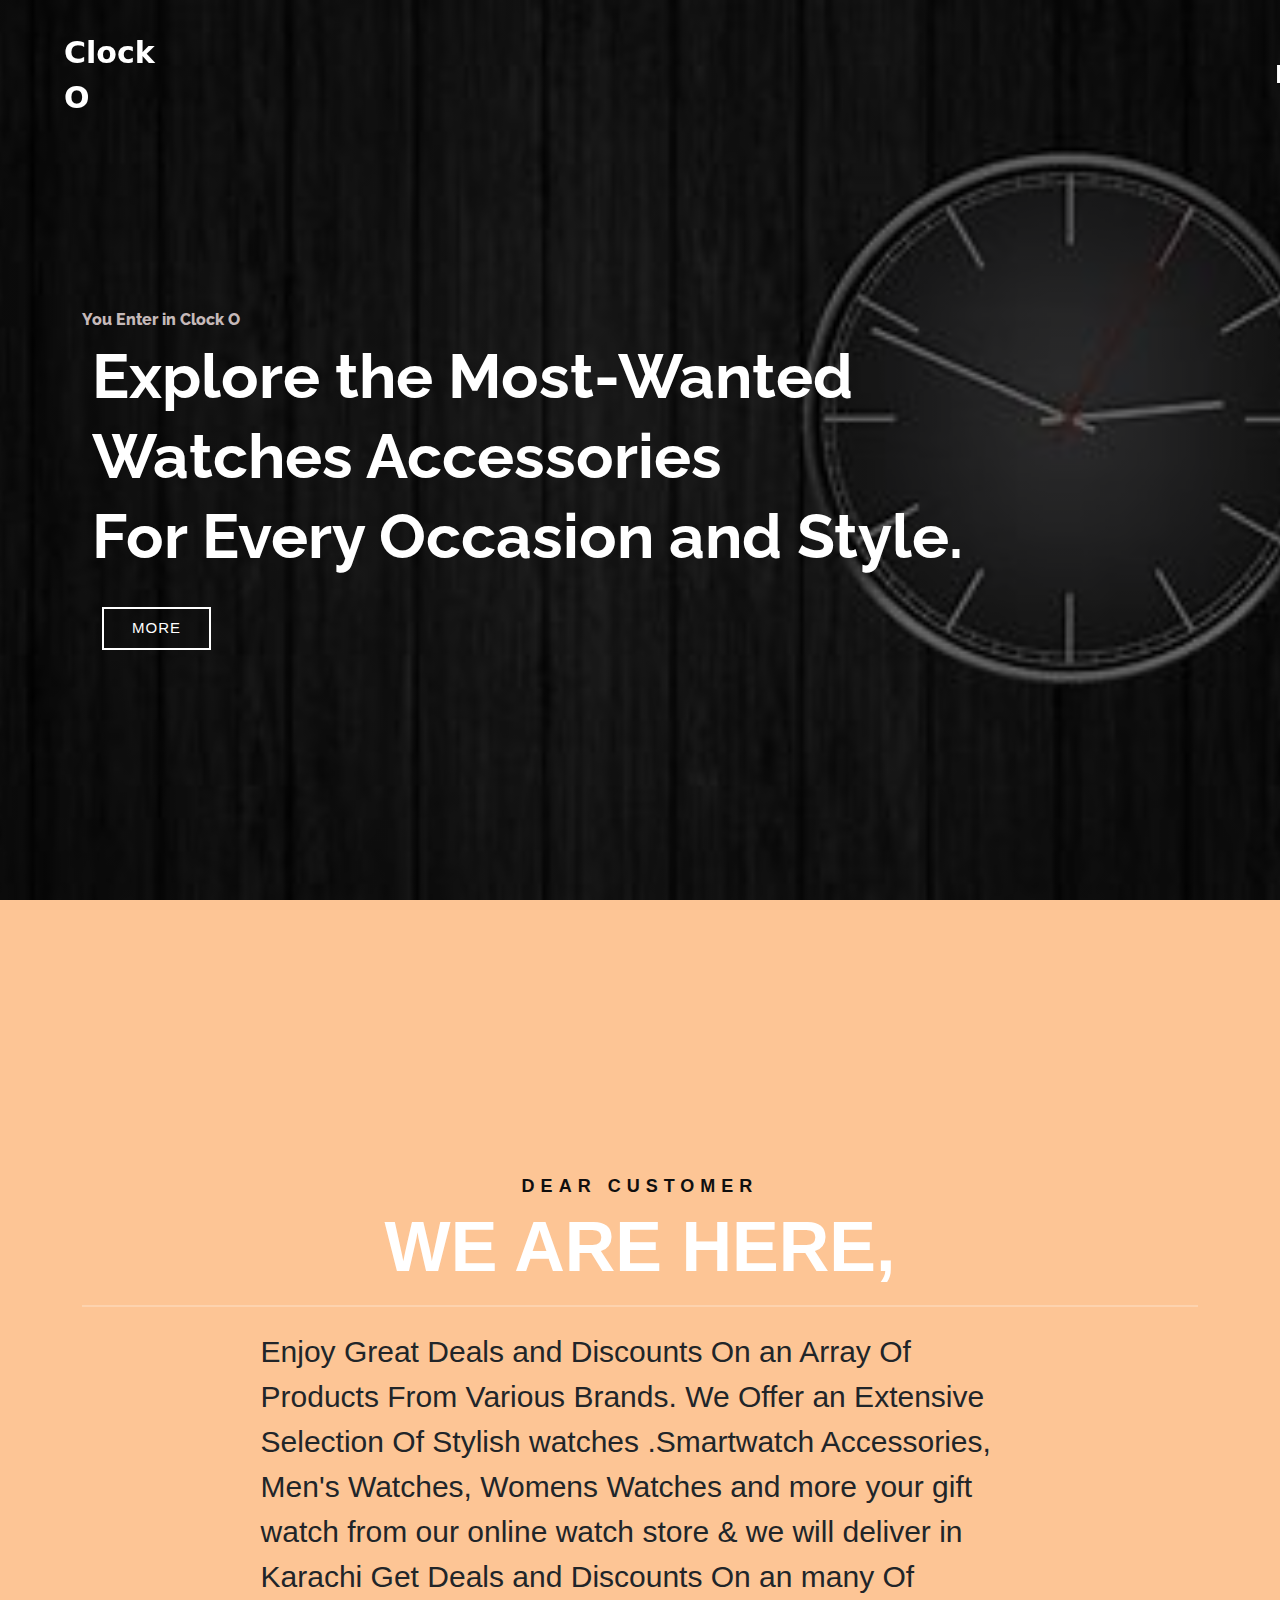
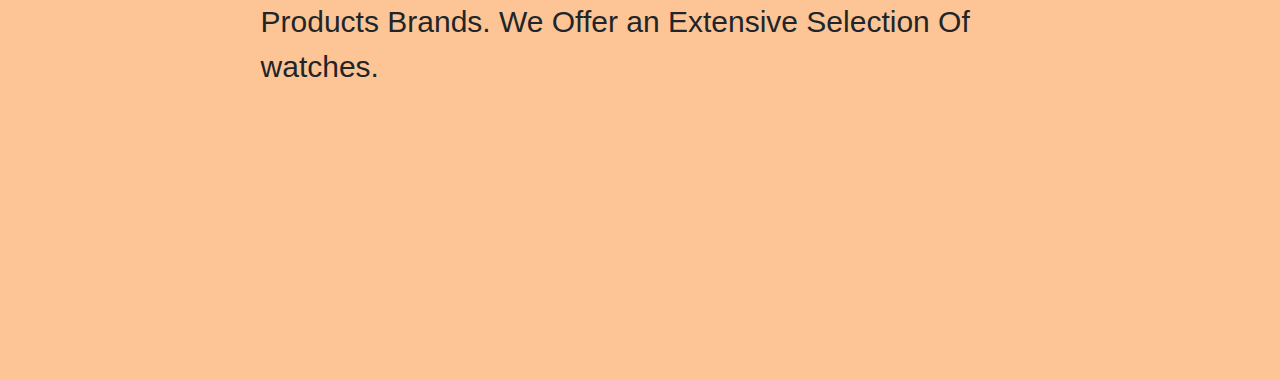
<file: public/index.html>
<!DOCTYPE html>
<html lang="en">

<head>
    <meta charset="UTF-8">
    <meta name="viewport" content="width=device-width, initial-scale=1.0">
    <title>Document</title>
    <link rel="stylesheet" href="style.css">
    <link rel="stylesheet" href="https://cdn.jsdelivr.net/npm/bootstrap@5.3.2/dist/css/bootstrap.min.css">
    <link rel="stylesheet" href="https://cdnjs.cloudflare.com/ajax/libs/font-awesome/4.7.0/css/font-awesome.min.css">
    <link rel="preconnect" href="https://fonts.googleapis.com">
    <link rel="preconnect" href="https://fonts.gstatic.com" crossorigin>
    <link href='https://unpkg.com/boxicons@2.1.4/css/boxicons.min.css' rel='stylesheet'>
    <link href="https://fonts.googleapis.com/css2?family=Raleway:wght@300;400;500;600;700;800;900&display=swap"
        rel="stylesheet">

</head>

<body>
    <header class="header">
        <a href="#" class="logo">Clock O</a>
        <div class="socialmedia">
            <a href="../public/products.html">Products</a>
            
        </div>
        
        <div class="socialmedia1">
            <a href="../public/About us.html">About</a>
            
        </div>







    </header>
    <!--Bannner setion areeb-->
    <section id="hero" class="d-flex align-items-center">
        <div class="container">
            <h6>You Enter in Clock O </h6>
            <h1>Explore the Most-Wanted<br> Watches Accessories<br> For Every Occasion and Style.</h1>
            <a href="#" class="ab">More</a>
        </div>
    </section>





    <!--Bannner setion areeb-->
    <section id="hero1" class="d-flex align-items-center">
        <div class="container">
            <h6>DEAR CUSTOMER </h6>
            <h1>WE ARE HERE,</h1>
            <hr class="border border-white border-1 opacity-80 ">
            <div class="col-full">
                <P>Enjoy Great Deals and Discounts On an Array Of Products From 
                    Various Brands. We Offer an Extensive Selection Of Stylish 
                    watches .Smartwatch Accessories, Men's Watches, Womens Watches and
                     more your gift watch from our online watch store & we will deliver in Karachi
                     Get Deals and Discounts On an many Of Products Brands. We Offer an Extensive Selection Of watches.</P>
            </div>
        </div>
    </section>













    <!-- <section id="hero2" class="d-flex align-items-center">
        <div class="container">
            <h6>WHAT WE DO </h6>
            <h1>We,ve got everything you need to launch and grow your business</h1>


            <h3>BrandIdentity Illustration</h3>


            <div class="d-flex justify-content-center px-2">

                <p class="bg-white text-secondary-emphasis p-2">Nemo cupiditate ab quibusdam quaerat impedit magni.
                    Earum suscipit ipsum laudantium. Quo delectus est. Maiores voluptas ab sit natus veritatis ut.
                    Debitis nulla cumque veritatis. Sunt suscipit voluptas ipsa in tempora esse soluta sint.</p>

                <p class="bg-white text-secondary-emphasis p-3">Nemo cupiditate ab quibusdam quaerat impedit magni.
                    Earum suscipit ipsum laudantium. Quo delectus est. Maiores voluptas ab sit natus veritatis ut.
                    Debitis nulla cumque veritatis. Sunt suscipit voluptas ipsa in tempora esse soluta sint.</p>

            </div>


            <h2>Marketing WebDesign</h2>


            <div class="d-flex justify-content-center px-2">

                <p class="bg-white text-secondary-emphasis p-2">Nemo cupiditate ab quibusdam quaerat impedit magni.
                    Earum suscipit ipsum laudantium. Quo delectus est. Maiores voluptas ab sit natus veritatis ut.
                    Debitis nulla cumque veritatis. Sunt suscipit voluptas ipsa in tempora esse soluta sint.</p>

                <p class="bg-white text-secondary-emphasis p-3">Nemo cupiditate ab quibusdam quaerat impedit magni.
                    Earum suscipit ipsum laudantium. Quo delectus est. Maiores voluptas ab sit natus veritatis ut.
                    Debitis nulla cumque veritatis. Sunt suscipit voluptas ipsa in tempora esse soluta sint.</p>

            </div>

        </div>

         dosra wala section bananay hai alag page ka -->
        <!-- <section class="clients">
            <div class="container">
                <div class="row">
                     <div class=" align-items-center text-center">
                    <img src="" alt="">
                </div> -->
                <!-- </div>
            </div>
        </section>  -->


        <script src="https://cdn.jsdelivr.net/npm/@popperjs/core@2.11.8/dist/umd/popper.min.js"
            integrity="sha384-I7E8VVD/ismYTF4hNIPjVp/Zjvgyol6VFvRkX/vR+Vc4jQkC+hVqc2pM8ODewa9r"
            crossorigin="anonymous"></script>
        <script src="https://cdn.jsdelivr.net/npm/bootstrap@5.3.2/dist/js/bootstrap.min.js"
            integrity="sha384-BBtl+eGJRgqQAUMxJ7pMwbEyER4l1g+O15P+16Ep7Q9Q+zqX6gSbd85u4mG4QzX+"
            crossorigin="anonymous"></script>



</body>

</html>
</file>
<file: public/style.css>
*{
    margin: 0;
    padding: 0;
    box-sizing: border-box;
}
header{
    position: fixed;
    top: 0;
    left: 0;
    width: 100%;
    padding: 30px 5%;
    background: transparent;
    display: flex;
    align-items: center;
    z-index: 100;

}
.logo{
    font-size: 30px;
    color: #fff;
    text-decoration: none;
    font-weight: 700;
}
.socialmedia{
    margin: 0 auto 0 1120px;
}
.socialmedia a{
    color: white;
    font-size: 25px;
    font-weight: 700;
    text-decoration: none;
    width: 40px;
    display:flex;
    

} 
.socialmedia1 a{
    color: white;
    font-size: 25px;
    font-weight: 700;
    text-decoration: none;
    width: 60px;
    display:flex;
   
    

} 
a
{
   
    text-decoration:#fff;

   
}
a:hover
{

    border: 10px dashed;  
}
h1, h2, h3, h4, h5, h6{
    font-family: 'Raleway',sans-serif;

}
section{
    padding: 60px 0;
    overflow: hidden;
}


/* banner section csssssss */
#hero{
    width: 100%;
    height: 100vh;
    background: linear-gradient(rgba(0,0,0,0.6),rgba(0,0,0,0.6)), url(./image/clock.jpg);
    background-position: center;
    background-size: cover;
    background-repeat: no-repeat;
    background-attachment: fixed;
}
#hero .container{
    padding-top: 80px;
}
#hero h1{
    font-size: 62px;
    font-weight: 700;
    line-height: 80px;
    color: #fff;
    margin: 0 0 10px 10px;
}

#hero h6{
    color: #c5b9b9;
    font-weight: 800;
}
#hero .ab{
    font-family: 'popins', sans-serif;
    text-transform: uppercase;
    font-weight: 400;
    font-size: 15px;
    letter-spacing: 1px;
    display: inline-block;
    padding: 8px 28px;
    margin: 20px;
    border: 2px solid #fff;
    background-color: transparent;
    color: #fff;
    text-decoration: none;
}

#hero .bc{
    font-family: 'popins', sans-serif;
    text-transform: uppercase;
    font-weight: 400;
    font-size: 15px;
    letter-spacing: 1px;
    display: inline-block;
    padding: 8px 28px;
    margin: 20px;
    border: 2px solid #fff;
    background-color: transparent;
    color: #fff;
    text-decoration: none;
    transition: 0.6s all;
}
#hero .ab:hover{
    background-color: #fff;
    border: 2px solid white;
}
#hero .bc:hover{
    background-color: #fff;
    border: 2px solid white;
}
.clients{
    padding: 0 0;

}
.clients img{
    width: 110%;
    height: 100vh;
/* background: linear-gradient(rgba(0,0,0,0.6),rgba(0,0,0,0.6)), url(./image/glint.jpeg); */
    background-position: none;
    background-size: cover;
    background-repeat: no-repeat;
    background-attachment: fixed;
    margin: 0 0 0 0;
}












#hero1{
    width: 100%;
    height: 120vh;
    background-color: #fdc595;
    background-position: center;
    background-size: cover;
    background-repeat: no-repeat;
    /* background-attachment: fixed; */
}
#hero1 .container{
    padding: top 0;
}
#hero1 h1{
    font-family: sans-serif;
    font-weight: 700;
    text-align:center;
    font-size: 70px;
    color: #fff;
    padding-top: 6px;
}
#hero1 h6{
    font-family: sans-serif;
    text-align: center;
    color: #100f0f;
    font-weight: 900;
    padding-top: 0%;
    line-height: 1.333;
    font-size: 18px;
    margin-top: 0;
    margin-bottom: 0;
    letter-spacing: 0.6ch;


}
.col-full{
    margin: 0;
    padding: 0;

}
.col-full p{
    padding-top: 6px;
    font-family: 'lora-regular',sans-serif;
    margin-bottom: 1rem;
    display: flex;
    font-size: 30px;
    margin-left: 16%;
    margin-right: 16%;
    font-weight: 300;
}
.bhai{
    margin: 0;
    padding: 0;
}
.bhai h1{
    margin-top: 5%;
    word-spacing: 150px;
    font-family: Impact, Haettenschweiler, 'Arial Narrow Bold', sans-serif;
}
.bhai h3{
    font-weight: 700;
    margin-left: 95px;
    word-spacing: 120px;
    font-size: 25px;
}

























#hero2{
    width: 100%;
    height: 130vh;
    background-color:white;
    background-position: center;
    background-size: cover;
    background-repeat: no-repeat;
    /* background-attachment: fixed; */
}
#hero2 .container{
    padding: top 0;
}
#hero2 h1{
    font-family: sans-serif;
    font-weight: 700;
    text-align:center;
    font-size: 70px;
    color: #101010;
    padding-top: 6px;
}
#hero2 h6{
    font-family: sans-serif;
    text-align: center;
    color: #39b54a;
    font-weight: 900;
    padding-top: 0%;
    line-height: 1.333;
    font-size: 18px;
    margin-top: 0;
    margin-bottom: 0;
    letter-spacing: 0.6ch;


}
#hero2 h3{
    margin-left: 20px;
    margin-top: 8%;
    word-spacing: 393px;
    font-weight: 700;
    font-size: 35px;
}
#hero2 h2{
    margin-left: 20px;
    margin-top: 4%;
    word-spacing: 472px;
    font-weight: 700;
}
</file>
